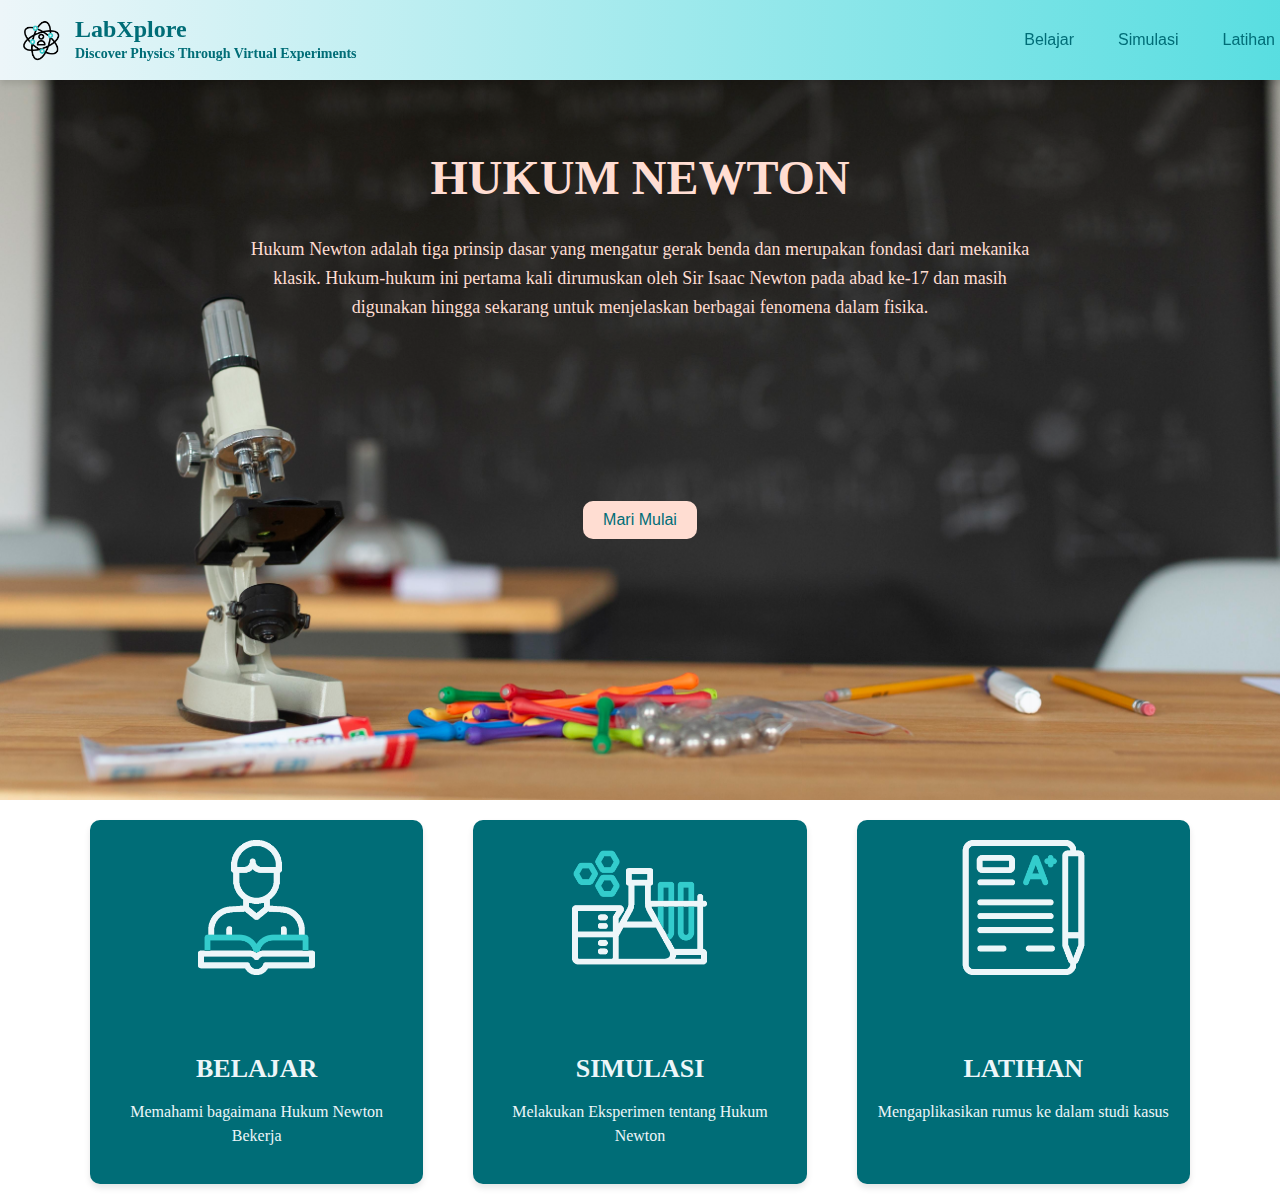
<file: index.html>
<!DOCTYPE html>
<html lang="id">
  <head>
    <meta charset="utf-8" />
    <meta content="width=device-width, initial-scale=1.0" name="viewport" />
    <title>LabXplore - Hukum Newton</title>
    <link href="styles.css" rel="stylesheet" />
  </head>
  <body>
    <header>
      <div class="logo">
        <img alt="LabXplore Logo" class="logo-icon" src="value-unscreen.gif" />
        <div class="logo-text">
          <a class="logo-link" href="index.html">
            <h1>
              LabXplore
              <p>Discover Physics Through Virtual Experiments</p>
            </h1>
          </a>
        </div>
      </div>
      <nav class="button-group" id="navbar">
        <button
          class="start-button"
          onclick="window.location.href='newtons_laws.html'"
        >
          Belajar
        </button>
        <button
          class="start-button"
          onclick="window.location.href='newton_lab.html'"
        >
          Simulasi
        </button>
        <button
          class="start-button"
          onclick="window.location.href='newton_quiz.html'"
        >
          Latihan
        </button>
      </nav>
    </header>

    <main>
      <section class="hero" id="introSection">
        <section class="hero-content">
          <h2>HUKUM NEWTON</h2>
          <p>
            Hukum Newton adalah tiga prinsip dasar yang mengatur gerak benda dan
            merupakan fondasi dari mekanika klasik. Hukum-hukum ini pertama kali
            dirumuskan oleh Sir Isaac Newton pada abad ke-17 dan masih digunakan
            hingga sekarang untuk menjelaskan berbagai fenomena dalam fisika.
          </p>
          <button class="learn-more-button" id="learnMoreButton">
            Mari Mulai
          </button>
        </section>
      </section>
      <section class="box-container" id="boxSection">
        <a class="box" href="newtons_laws.html">
          <img alt="Belajar GIF" class="box-pic" src="reading-book.png" />
          <h3>BELAJAR</h3>
          <p>Memahami bagaimana Hukum Newton Bekerja</p>
        </a>
        <a class="box" href="newton_lab.html">
          <img alt="Simulasi GIF" class="box-pic" src="experiment.png" />
          <h3>SIMULASI</h3>
          <p>Melakukan Eksperimen tentang Hukum Newton</p>
        </a>
        <a class="box" href="newton_quiz.html">
          <img alt="Latihan GIF" class="box-pic" src="test.png" />
          <h3>LATIHAN</h3>
          <p>Mengaplikasikan rumus ke dalam studi kasus</p>
        </a>
      </section>
    </main>
    <script src="script.js"></script>
    <script>
      // JavaScript to scroll to the bottom of the page
      document
        .getElementById("learnMoreButton")
        .addEventListener("click", function () {
          window.scrollTo({
            top: document.body.scrollHeight, // Scroll to the bottom
            behavior: "smooth", // Smooth scrolling effect
          });
        });
    </script>
  </body>
</html>
</file>
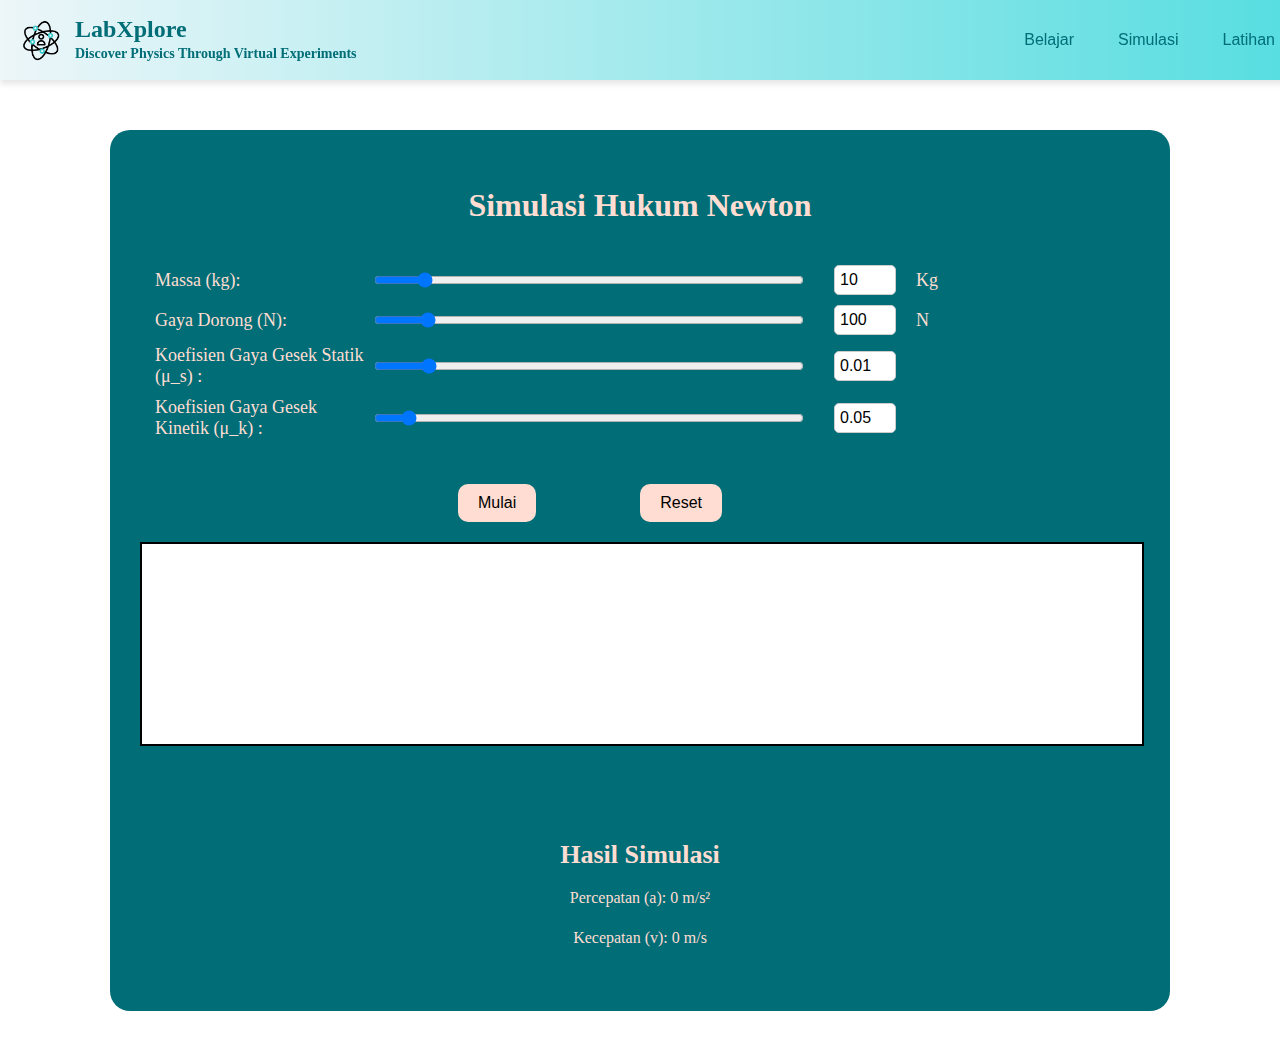
<file: newton_lab.html>
<!DOCTYPE html>
<html lang="id">
  <head>
    <meta charset="utf-8" />
    <meta content="width=device-width, initial-scale=1.0" name="viewport" />
    <title>LabXplore - Newton Lab</title>
    <link href="styles.css" rel="stylesheet" />
  </head>
  <body>
    <header>
      <div class="logo">
        <img alt="LabXplore Logo" class="logo-icon" src="value-unscreen.gif" />
        <div class="logo-text">
          <a class="logo-link" href="index.html">
            <h1>
              LabXplore
              <p>Discover Physics Through Virtual Experiments</p>
            </h1>
          </a>
        </div>
      </div>
      <nav class="button-group" id="navbar">
        <button
          class="start-button"
          onclick="window.location.href='newtons_laws.html'"
        >
          Belajar
        </button>
        <button
          class="start-button"
          onclick="window.location.href='newton_lab.html'"
        >
          Simulasi
        </button>
        <button
          class="start-button"
          onclick="window.location.href='newton_quiz.html'"
        >
          Latihan
        </button>
      </nav>
    </header>
    <div id="newtonLabWrapper">
      <main>
        <div id="newtonLab">
          <h2>Simulasi Hukum Newton</h2>
          <div class="controls">
            <div class="control-item">
              <label for="mass"> Massa (kg): </label>
              <input id="mass" max="100" min="1" type="range" value="10" />
              <input
                id="massValue"
                max="100"
                min="1"
                type="number"
                value="10"
              />
              <label for="mass"> Kg </label>
            </div>
            <div class="control-item">
              <label for="force"> Gaya Dorong (N): </label>
              <input id="force" max="1000" min="0" type="range" value="100" />
              <input
                id="forceValue"
                max="1000"
                min="0"
                type="number"
                value="100"
              />
              <label for="mass"> N </label>
            </div>
            <div class="control-item">
              <label for="staticFriction">
                Koefisien Gaya Gesek Statik (μ_s) :
              </label>
              <input
                id="staticFriction"
                max="0.99"
                min="0"
                step="0.01"
                type="range"
                value="0.1"
              />
              <input
                id="staticFrictionValue"
                max="0.99"
                min="0"
                step="0.01"
                type="number"
                value="0.01"
              />
              <label for="mass"> </label>
            </div>
            <div class="control-item">
              <label for="kineticFriction">
                Koefisien Gaya Gesek Kinetik (μ_k) :
              </label>
              <input
                id="kineticFriction"
                max="0.98"
                min="0"
                step="0.01"
                type="range"
                value="0.05"
              />
              <input
                id="kineticFrictionValue"
                max="0.98"
                min="0"
                step="0.01"
                type="number"
                value="0.05"
              />
              <label for="mass"> </label>
            </div>
          </div>
          <div class="buttons">
            <button id="startBtn">Mulai</button>
            <button id="resetBtn">Reset</button>
          </div>
          <canvas height="200" id="simulationCanvas" width="1000"></canvas>
          <div class="output">
            <h3>Hasil Simulasi</h3>
            <p>
              Percepatan (a):
              <span id="acceleration"> 0 </span>
              m/s²
            </p>
            <p>
              Kecepatan (v):
              <span id="velocity"> 0 </span>
              m/s
            </p>
          </div>
        </div>
      </main>
      <script src="script.js"></script>
    </div>
  </body>
</html>
</file>
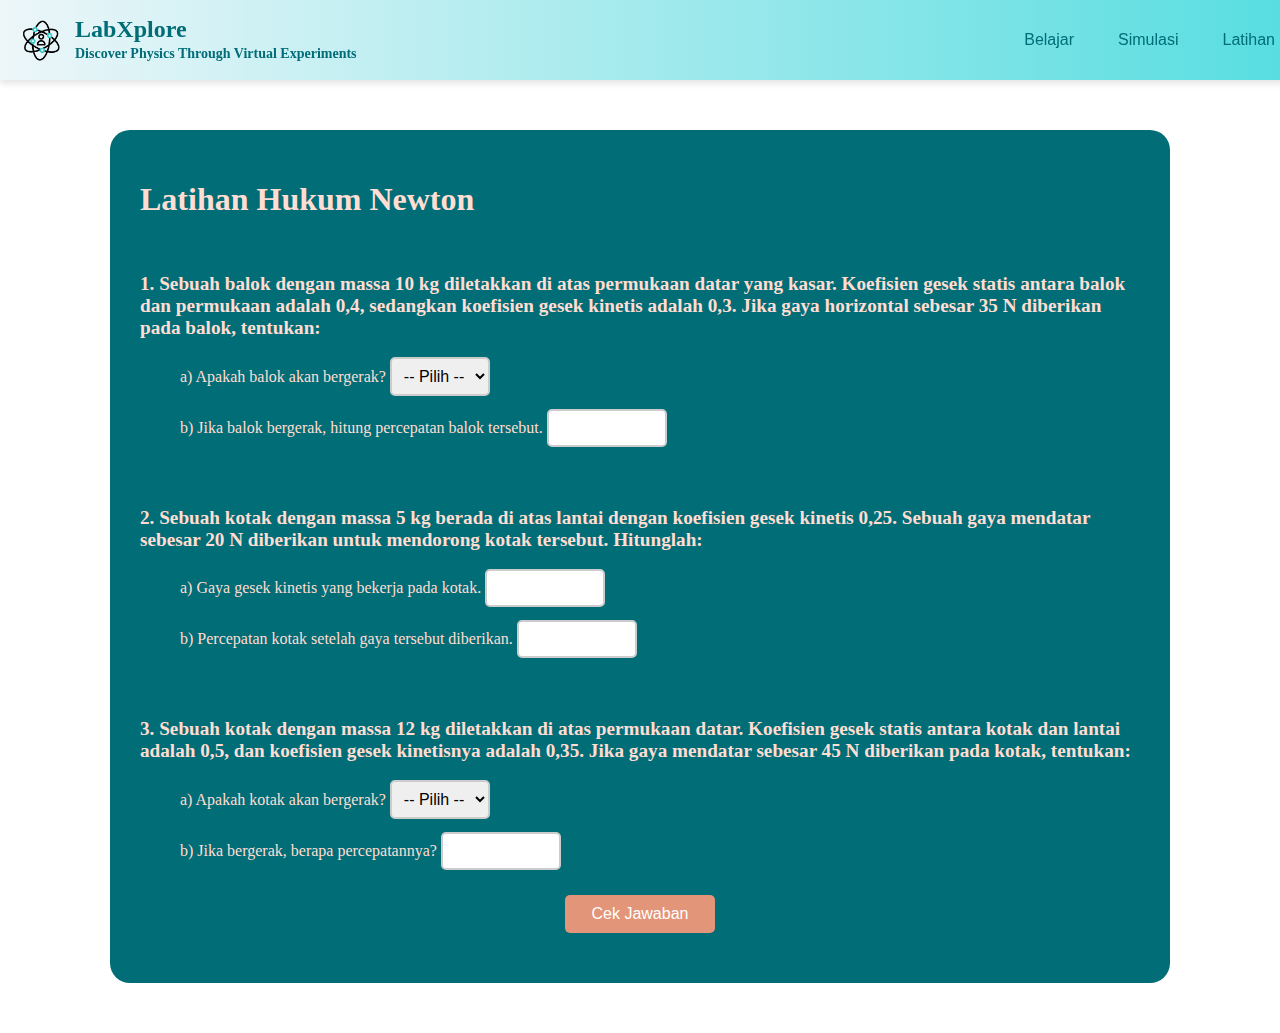
<file: newton_quiz.html>
<!DOCTYPE html>
<html lang="id">
  <head>
    <meta charset="utf-8" />
    <meta content="width=device-width, initial-scale=1.0" name="viewport" />
    <title>Kuis Hukum Newton - Halaman Baru</title>
    <link href="styles.css" rel="stylesheet" />
  </head>
  <body>
    <header>
      <div class="logo">
        <img alt="LabXplore Logo" class="logo-icon" src="value-unscreen.gif" />
        <div class="logo-text">
          <a class="logo-link" href="index.html">
            <h1>
              LabXplore
              <p>Discover Physics Through Virtual Experiments</p>
            </h1>
          </a>
        </div>
      </div>
      <nav class="button-group" id="navbar">
        <button
          class="start-button"
          onclick="window.location.href='newtons_laws.html'"
        >
          Belajar
        </button>
        <button
          class="start-button"
          onclick="window.location.href='optimized_leaned_newton_lab.html'"
        >
          Simulasi
        </button>
        <button
          class="start-button"
          onclick="window.location.href='newton_quiz.html'"
        >
          Latihan
        </button>
      </nav>
    </header>
    <div id="newtonQuizWrapper">
      <div class="quiz-container">
        <h1>Latihan Hukum Newton</h1>
        <form id="quizForm">
          <div class="question">
            <h3>
              1. Sebuah balok dengan massa 10 kg diletakkan di atas permukaan
              datar yang kasar. Koefisien gesek statis antara balok dan
              permukaan adalah 0,4, sedangkan koefisien gesek kinetis adalah
              0,3. Jika gaya horizontal sebesar 35 N diberikan pada balok,
              tentukan:
            </h3>
            <div class="options">
              <label>
                a) Apakah balok akan bergerak?
                <select name="q1a">
                  <option value="">-- Pilih --</option>
                  <option value="Ya">Ya</option>
                  <option value="Tidak">Tidak</option>
                </select>
              </label>
              <label>
                b) Jika balok bergerak, hitung percepatan balok tersebut.
                <input name="q1b" type="text" />
              </label>
            </div>
          </div>
          <div class="question">
            <h3>
              2. Sebuah kotak dengan massa 5 kg berada di atas lantai dengan
              koefisien gesek kinetis 0,25. Sebuah gaya mendatar sebesar 20 N
              diberikan untuk mendorong kotak tersebut. Hitunglah:
            </h3>
            <div class="options">
              <label>
                a) Gaya gesek kinetis yang bekerja pada kotak.
                <input name="q2a" type="text" />
              </label>
              <label>
                b) Percepatan kotak setelah gaya tersebut diberikan.
                <input name="q2b" type="text" />
              </label>
            </div>
          </div>
          <div class="question">
            <h3>
              3. Sebuah kotak dengan massa 12 kg diletakkan di atas permukaan
              datar. Koefisien gesek statis antara kotak dan lantai adalah 0,5,
              dan koefisien gesek kinetisnya adalah 0,35. Jika gaya mendatar
              sebesar 45 N diberikan pada kotak, tentukan:
            </h3>
            <div class="options">
              <label>
                a) Apakah kotak akan bergerak?
                <select name="q3a">
                  <option value="">-- Pilih --</option>
                  <option value="Ya">Ya</option>
                  <option value="Tidak">Tidak</option>
                </select>
              </label>
              <label>
                b) Jika bergerak, berapa percepatannya?
                <input name="q3b" type="text" />
              </label>
            </div>
          </div>
          <button onclick="checkAnswers()" type="button">Cek Jawaban</button>
        </form>
        <div class="score-display" id="scoreDisplay"></div>
      </div>
    </div>
  </body>
  <script src="script.js"></script>
</html>
</file>
<file: styles.css>
@import url("https://fonts.googleapis.com/css2?family=Roboto:wght@400;700&display=swap");
:root {
  --primary-color: #55dde0;
  --secondary-color: #006d77;
  --third-color: #edf6f9;
  --button-color: #ffddd2;
  --fifth-color: #e29578;
}
body,
html {
  margin: 0;
  padding: 0;
  font-family: "Open Sans";
  height: 100%;
}
body {
  display: flex;
  flex-direction: column;
  padding-top: 80px;
}
header {
  background: linear-gradient(to right, #edf6f9, var(--primary-color));
  padding: 15px;
  display: flex;
  justify-content: space-between;
  align-items: center;
  position: fixed;
  top: 0;
  left: 0;
  width: 100%;
  z-index: 1000;
  box-shadow: 0 4px 6px rgba(0, 0, 0, 0.1);
}
.sticky {
  position: fixed;
  top: 0;
  left: 0;
  width: 100%;
  z-index: 1000;
  box-shadow: 0 4px 6px rgba(0, 0, 0, 0.1);
}
.logo {
  display: flex;
  align-items: center;
}
.logo-icon {
  width: 50px;
  height: 50px;
  margin-right: 10px;
}
.logo-text h1 {
  color: var(--secondary-color);
  margin: 0;
  font-size: 24px;
}
.logo-text p {
  margin: 0;
  color: var(--secondary-color);
  font-size: 14px;
}
#gayaGesek {
  background-color: #edf6f9;
  padding: 20px;
}
#gayaGesek h2 {
  font-size: 30px;
  color: var(--secondary-color);
  margin-bottom: 10px;
}
#gayaGesek h3 {
  font-size: 25px;
  color: var(--secondary-color);
  margin-bottom: 10px;
  margin-left: 50px;
}
#gayaGesek p {
  font-size: 18px;
  line-height: 1.6;
  color: var(--secondary-color);
}
.law-text.teori {
  background-color: var(--secondary-color);
  color: #fff;
  padding: 20px;
  border-radius: 10px;
  margin-top: 10px;
  max-width: 600px;
  align-items: left !important;
  align-content: left !important;
  text-align: left !important;
}
.law-text.teori p,
.law-text.teori ul {
  font-size: 16px;
  color: #ffffff !important;
}
.law-text.teori p {
  margin-bottom: 0px;
}
.law-text.teori ul {
  list-style-type: disc;
}
.law-text.teori p sub {
  font-size: 14px;
}
.law-text.teori ul li {
  margin-bottom: 5px;
}
.logo-link {
  text-decoration: none;
  color: inherit;
  display: block;
}
.logo-link:hover {
  color: inherit;
  text-decoration: none;
}
.hero {
  background-image: url("background.jpg");
  background-size: cover;
  background-position: center;
  display: flex;
  align-items: center;
  justify-content: center;
  padding: 20px;
  flex-direction: column;
}
.hero-content {
  background-position: center;
  color: var(--text-color);
  padding: 50px;
  text-align: center;
  max-width: 800px;
  height: 580px;
}
.hero h2 {
  font-size: 48px;
  margin-bottom: 30px;
  margin-top: 0px;
  color: var(--button-color);
}
.hero p {
  color: var(--button-color);
  font-size: 18px;
  line-height: 1.6;
  margin-bottom: 30px;
}
.simulation-container {
  background-color: var(--background-color);
  border-radius: 10px;
  padding: 20px;
  width: 90%;
  max-width: 800px;
}
.controls {
  margin-bottom: 20px;
}
.control-item {
  display: flex;
  align-items: center;
  margin-bottom: 10px;
}
.control-item label {
  flex: 1;
  color: var(--text-color);
}
.control-item input {
  flex: 2;
  margin: 0 20px;
}
.control-item span {
  flex: 0 0 50px;
  text-align: right;
  color: var(--text-color);
}
.results {
  background-color: rgba(0, 0, 0, 0.2);
  padding: 10px;
  border-radius: 5px;
  color: var(--text-color);
}
.simulation-area {
  background-color: rgba(255, 0, 0, 0.1);
  height: 200px;
  position: relative;
  overflow: hidden;
}
.simulation-area div {
  position: absolute;
  width: 50px;
  height: 50px;
  background-color: var(--secondary-color);
  top: 75px;
}
.hero {
  text-align: center;
}
.content {
  background-color: rgba(0, 109, 119, 0.8);
  padding: 20px;
  border-radius: 10px;
  width: 100%;
  max-width: 800px;
  margin-bottom: 20px;
}
.content h2 {
  color: #55dde0;
  font-size: 24px;
  position: relative;
}
.content p {
  color: #edf6f9;
  position: relative;
  font-size: 18px;
}
.icon {
  width: 80px;
  height: auto;
  margin-top: 10px;
}
.laws-section {
  display: flex;
  flex-direction: column;
  align-items: left;
  padding: 10px;
  background-color: var(--third-color);
  align-content: left !important;
  text-align: left !important;
}
.law-item {
  display: flex;
  align-items: center;
  justify-content: space-between;
  margin: 0px 0;
  max-width: 1500px;
}
.law-item.law-left {
  flex-direction: row;
}
.law-item.law-right {
  flex: 0 0 200px;
  padding: 0 20px;
}
.law-text {
  flex: 1;
  padding: 0 20px;
}
.law-text h3 {
  font-size: 30px;
  color: var(--secondary-color);
  margin-bottom: 10px;
}
.law-text p {
  font-size: 20px;
  color: var(--secondary-color);
  margin-bottom: 10px;
  margin-right: 50px;
}
.teori {
  margin-left: 50px;
}
.law-image {
  width: 500px;
  height: auto;
}
.box-container {
  display: flex;
  justify-content: space-around;
  padding: 20px;
  margin: 0 auto;
  max-width: 1100px;
  text-align: center;
  gap: 50px;
}
.box {
  background-color: #006d77;
  color: #edf6f9;
  padding: 20px;
  border-radius: 10px;
  width: 30%;
  box-shadow: 0 4px 6px rgba(0, 0, 0, 0.1);
  transition: transform 0.3s ease;
  text-decoration: none;
}
.box:hover {
  transform: scale(1.05);
}
.box-pic {
  width: 135px;
  height: auto;
  margin-bottom: 20px;
}
.box-icon {
  width: 130px;
  margin-bottom: 20px;
  border-radius: 10px;
}
h3 {
  font-size: 26px;
  margin-top: 55px;
  margin-bottom: 10px;
}
p {
  font-size: 16px;
  line-height: 1.5;
}
.box:hover video {
  outline: none;
  border: none;
}
#simulationCanvas {
  background-color: #ffffff;
  border: 2px solid #2f4858;
  margin-top: 20px;
  width: 100%;
  height: auto;
}

.controls,
.output {
  background-color: #33658a;
  color: #f6ae2d;
  padding: 15px;
  margin-top: 20px;
  border-radius: 5px;
}

.start-button {
  background-color: transparent;
  color: var(--secondary-color);
  border: none;
  padding: 10px 20px;
  border-radius: 10px;
  cursor: pointer;
  font-size: 16px;
}
.start-button:active {
  color: var(--fifth-color-color);
}
.start-button:hover {
  background-color: rgba(0, 0, 0, 0.1);
  color: var(--third-color);
}
.learn-more-button {
  background-color: var(--button-color);
  color: var(--secondary-color);
  border: none;
  padding: 10px 20px;
  border-radius: 10px;
  cursor: pointer;
  font-size: 16px;
  margin-top: 150px;
}
button:hover {
  background-color: var(--fifth-color);
  color: var(--third-color);
  border: none;
}
#newtonLabWrapper {
  #newtonLab {
    background-color: var(--secondary-color);
    padding: 30px;
    border-radius: 20px;
    max-width: 1000px;
    margin: 50px auto;
    text-align: center;
  }
  h2 {
    color: var(--button-color);
    font-size: 32px;
  }
  .controls {
    background-color: var(--secondary-color);
    text-align: left;
    margin-bottom: 20px;
    font-size: 18px;
    color: var(--button-color);
  }
  button {
    background-color: var(--button-color);
    color: var(--button-text-color);
    border: none;
    padding: 10px 20px;
    border-radius: 10px;
    cursor: pointer;
    font-size: 16px;
    margin-top: 0px;
    margin-right: 100px;
  }
  button:hover {
    background-color: var(--fifth-color);
    color: var(--third-color);
    border: none;
  }
  #simulationCanvas {
    background-color: #ffffff;
    border: 2px solid #000000;
    margin-top: 20px;
    width: 100%;
    height: 200px;
  }
  .output {
    margin-top: 20px;
    background-color: var(--secondary-color);
    color: var(--button-color);
    padding: 15px;
    border-radius: 10px;
  }
  .control-item input[type="number"] {
    max-width: 50px;
    padding: 5px;
    font-size: 16px;
    text-align: left;
    border: 1px solid #ccc;
    border-radius: 5px;
    margin-left: 10px;
  }
  .control-item input[type="range"] {
    max-width: 450px;
    padding: 5px;
    font-size: 16px;
    text-align: left;
    border: 1px solid #ccc;
    border-radius: 5px;
    margin-left: 10px;
  }
}
#newtonQuizWrapper .quiz-container {
  background-color: var(--secondary-color);
  padding: 30px;
  border-radius: 20px;
  max-width: 1000px;
  margin: 50px auto;
  text-align: left;
}
#newtonQuizWrapper h1 {
  text-align: left;
  color: var(--button-color);
  font-size: 2rem;
  margin-bottom: 30px;
}
#newtonQuizWrapper h3 {
  color: var(--button-color);
  font-size: 1.2rem;
}
#newtonQuizWrapper label {
  display: block;
  margin: 8px 0;
  font-size: 1rem;
  color: var(--button-color);
  margin-left: 40px;
}
#newtonQuizWrapper input[type="text"],
#newtonQuizWrapper select {
  width: 100px;
  padding: 8px;
  border: 2px solid #ccc;
  border-radius: 5px;
  font-size: 1rem;
}
#newtonQuizWrapper button[type="button"] {
  display: block;
  width: 150px;
  margin: 20px auto;
  padding: 10px;
  background-color: var(--fifth-color);
  color: #fff;
  border: none;
  border-radius: 5px;
  cursor: pointer;
  font-size: 1rem;
}
#newtonQuizWrapper button[type="button"]:hover {
  background-color: #ff7a66;
}
#newtonQuizWrapper .question {
  margin-bottom: 20px;
}
#newtonQuizWrapper .options {
  display: flex;
  flex-direction: column;
}
#newtonQuizWrapper .options label {
  margin-bottom: 5px;
  font-size: 1rem;
}
#newtonQuizWrapper #scoreDisplay {
  text-align: center;
  margin-top: 20px;
  font-size: 1.2rem;
  color: var(--button-color);
}

@media (max-width: 768px) {
  #newtonQuizWrapper .quiz-container {
    width: 95%;
  }
  #newtonQuizWrapper h1 {
    font-size: 1.5rem;
  }

  .law-item {
    flex-direction: column !important;
  }
  .law-text {
    padding: 0;
    margin-bottom: 0px;
    align-items: left !important;
    align-content: left !important;
    text-align: left !important;
  }
  .law-image {
    display: none;
  }

  header {
    flex-direction: column;
    align-items: left;
    text-align: left;
    position: fixed;
    margin-bottom: 20px;
  }
  body {
    padding-top: 200px;
  }

  .logo-icon {
    width: 40px;
    height: 40px;
  }

  .logo-text h1 {
    font-size: 20px;
  }

  .button-group {
    display: flex;
    flex-direction: column;
    align-items: center;
    gap: 10px;
  }

  .box-container {
    flex-direction: column;
    gap: 20px;
    align-items: center;
  }

  .box {
    width: 250px;
  }

  .law-item {
    flex-direction: column;
    align-items: center;
    text-align: center;
  }

  .law-image {
    width: 80%;
    margin-bottom: 20px;
  }

  .control-item {
    flex-direction: column;
    align-items: stretch;
  }

  #newtonQuizWrapper .quiz-container {
    background-color: var(--secondary-color);
    padding: 30px;
    border-radius: 20px;
    max-width: 420px;
    margin: 50px 10px;
    text-align: left;
  }

  #newtonLabWrapper {
    #newtonLab {
      background-color: var(--secondary-color);
      padding: 30px;
      border-radius: 20px;
      max-width: 1000px;
      margin: 50px 10px;
      text-align: left;
    }
    h2 {
      color: var(--button-color);
      font-size: 32px;
    }
    .controls {
      background-color: var(--secondary-color);
      text-align: left;
      margin-bottom: 20px;
      font-size: 18px;
      color: var(--button-color);
    }
    button {
      background-color: var(--button-color);
      color: var(--button-text-color);
      border: none;
      padding: 10px 20px;
      border-radius: 10px;
      cursor: pointer;
      font-size: 16px;
      margin-top: 0px;
      margin-right: 100px;
    }
    button:hover {
      background-color: var(--fifth-color);
      color: var(--third-color);
      border: none;
    }
    #simulationCanvas {
      background-color: #ffffff;
      border: 2px solid #000000;
      margin-top: 20px;
      width: 100%;
      height: 100px;
    }
    .output {
      margin-top: 20px;
      background-color: var(--secondary-color);
      color: var(--button-color);
      padding: 15px;
    }

    .control-item {
      flex-direction: column;
    }

    .control-item input[type="number"] {
      max-width: 50px;
      padding: 5px;
      font-size: 16px;
      text-align: left;
      border: 1px solid #ccc;
      border-radius: 5px;
    }
    .control-item input[type="range"] {
      max-width: 450px;
      padding: 5px;
      font-size: 16px;
      text-align: left;
      border: 1px solid #ccc;
      border-radius: 5px;
      margin-left: 10px;
    }
  }

  #newtonQuizWrapper .quiz-container {
    width: 95%;
    padding: 20px;
  }

  #newtonQuizWrapper h1 {
    font-size: 1.5rem;
  }

  .start-button,
  button {
    padding: 10px 15px;
    font-size: 14px;
  }
}
</file>
